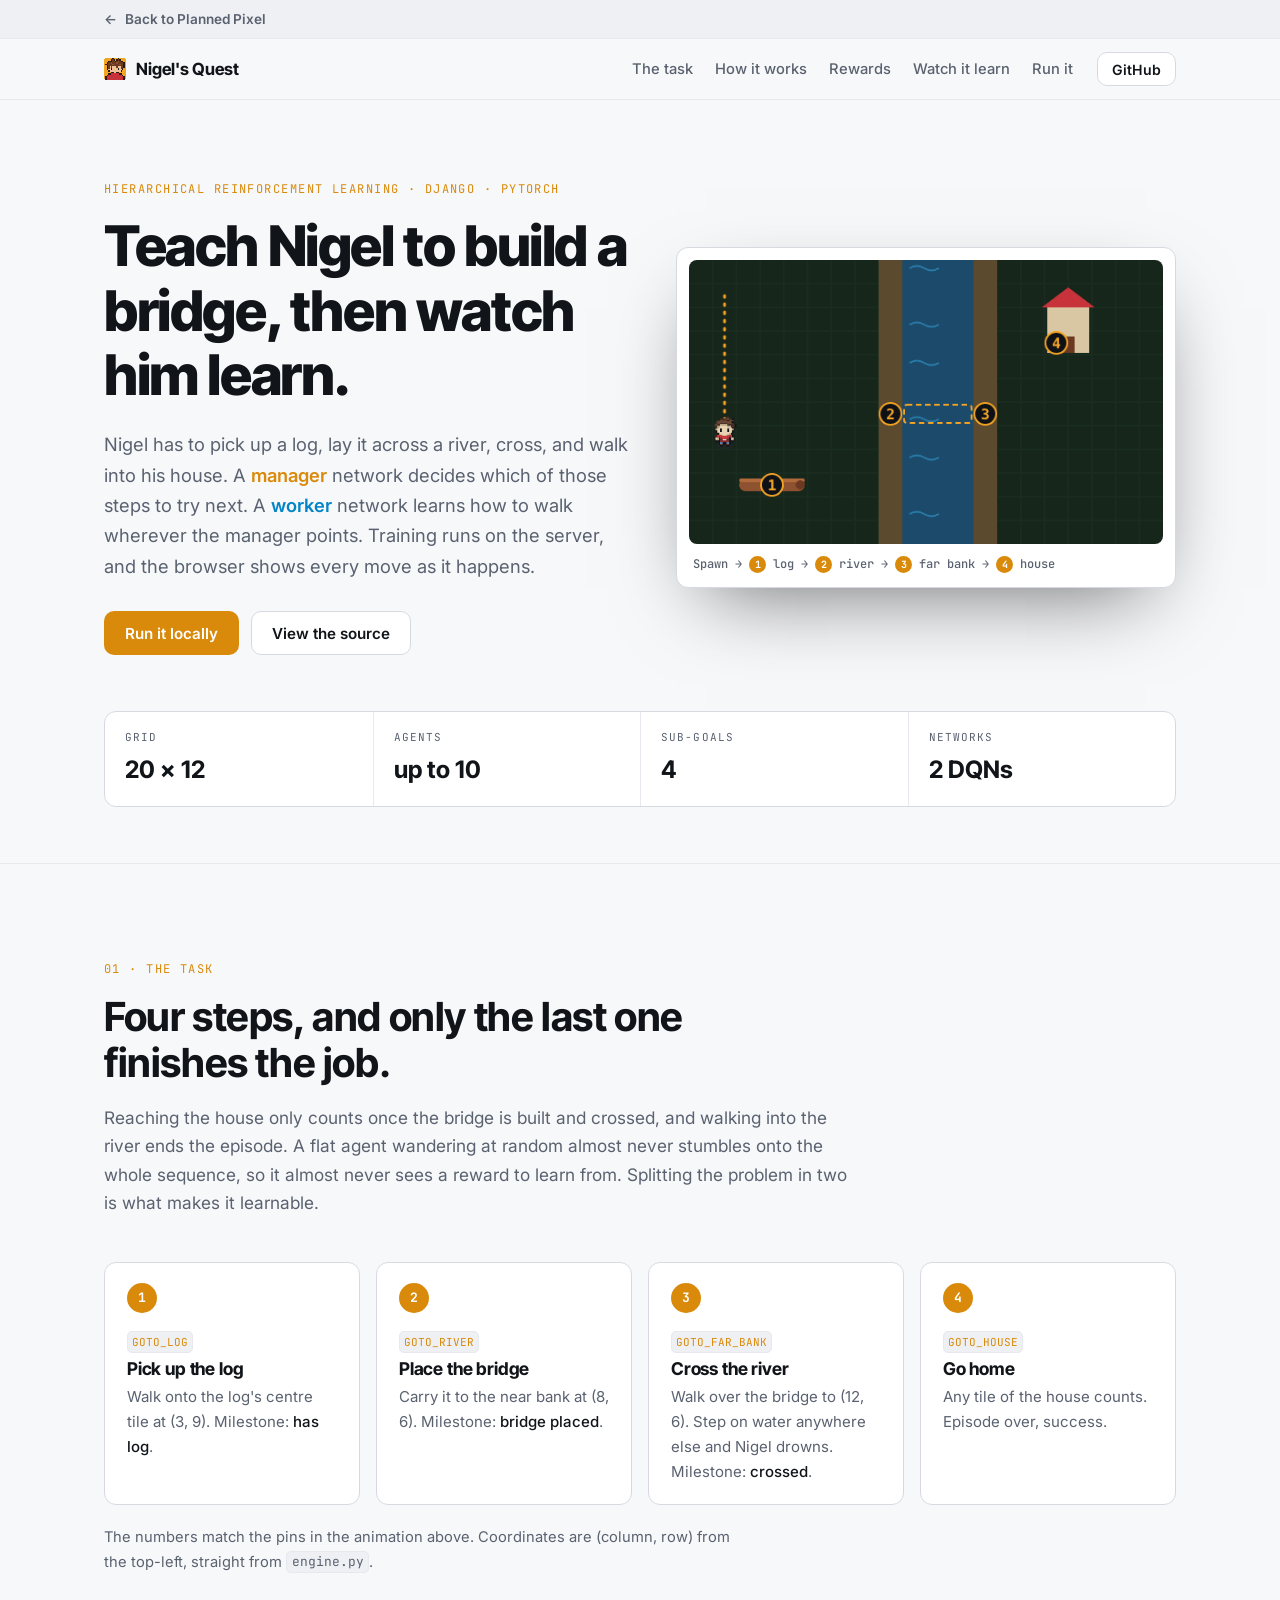
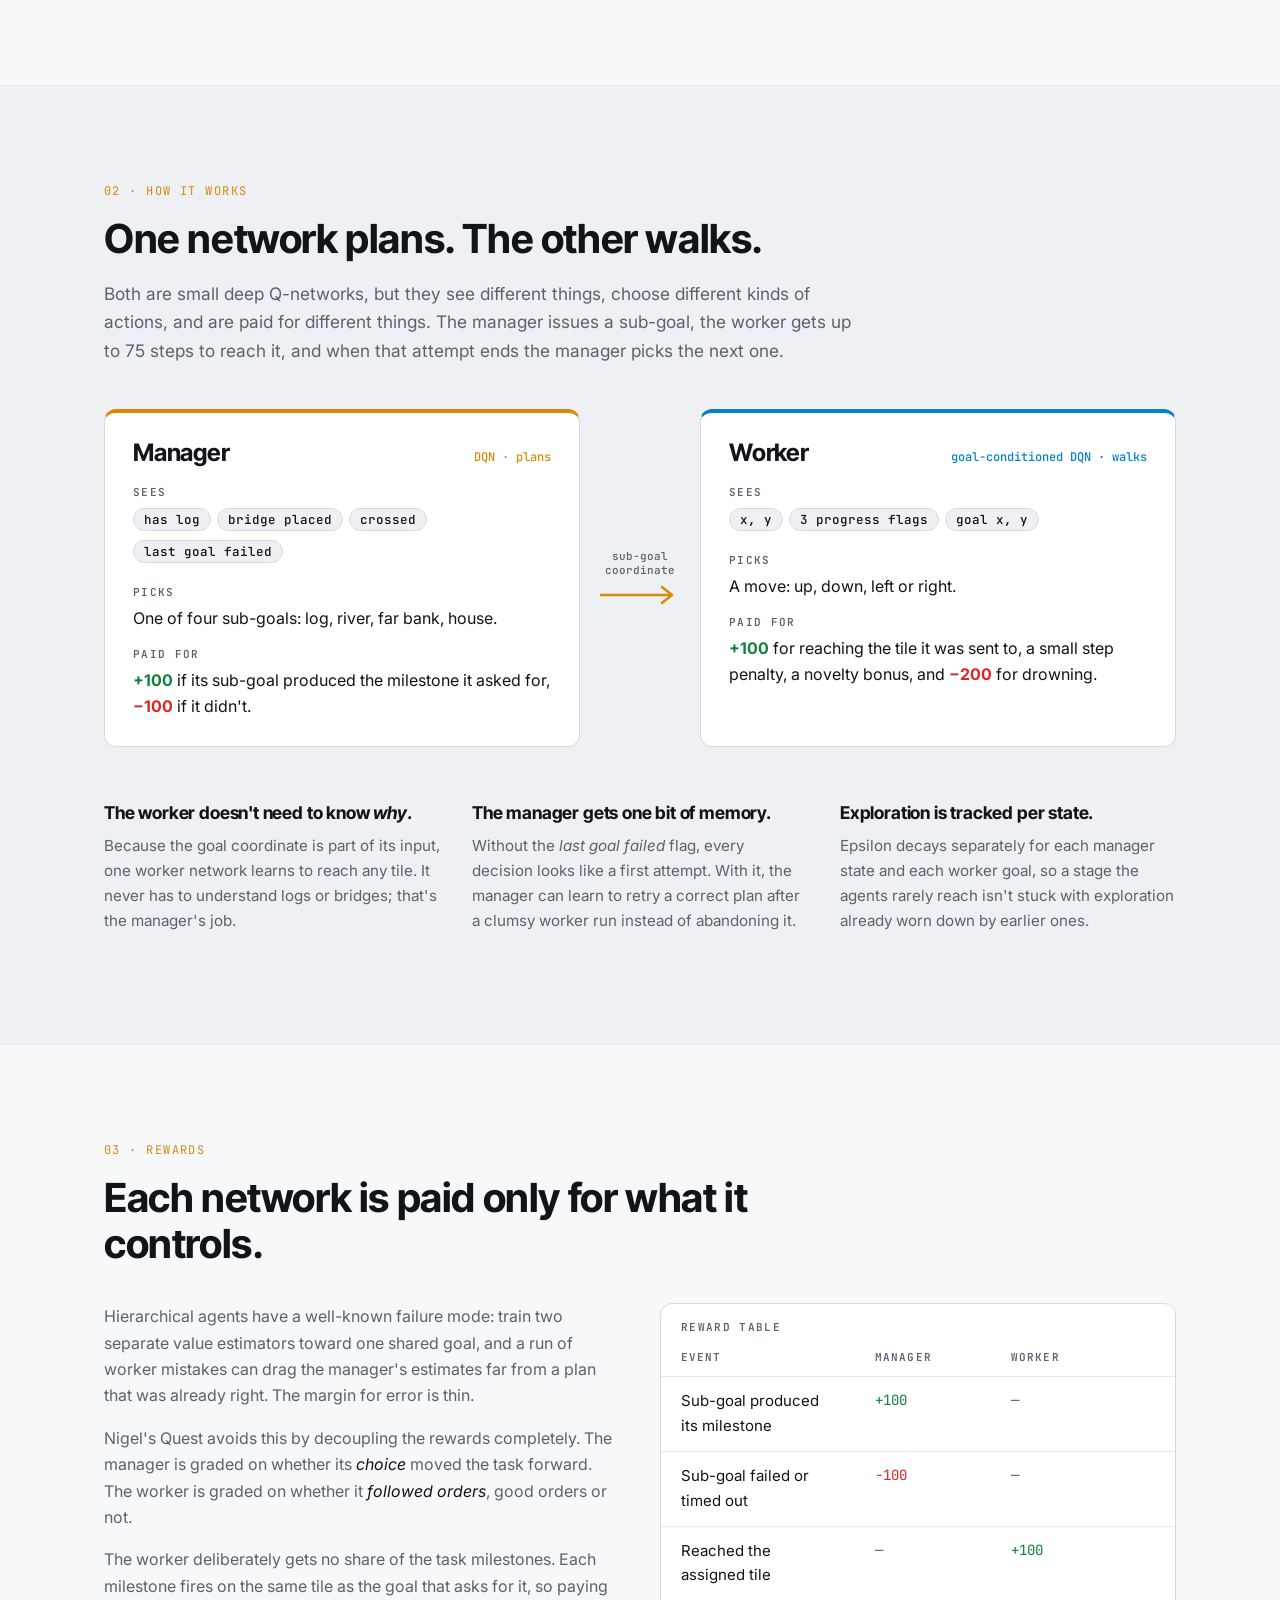
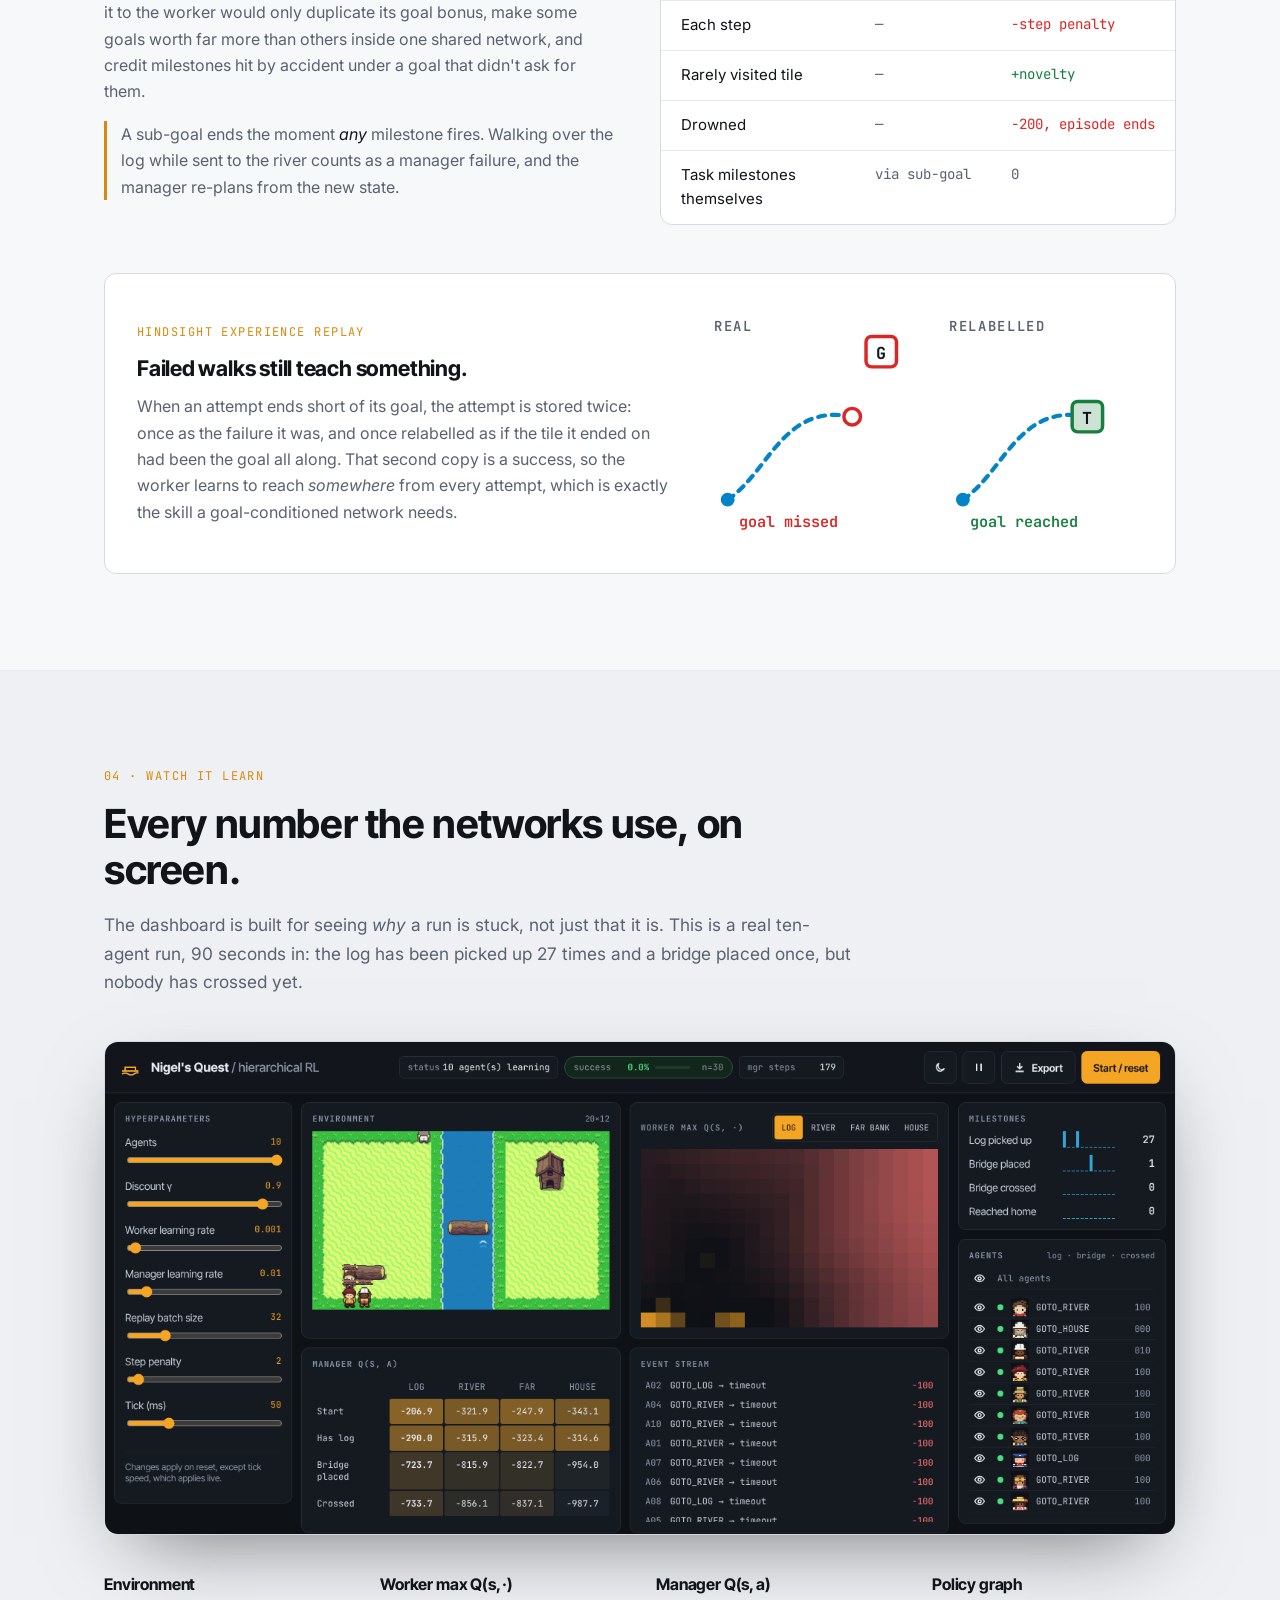
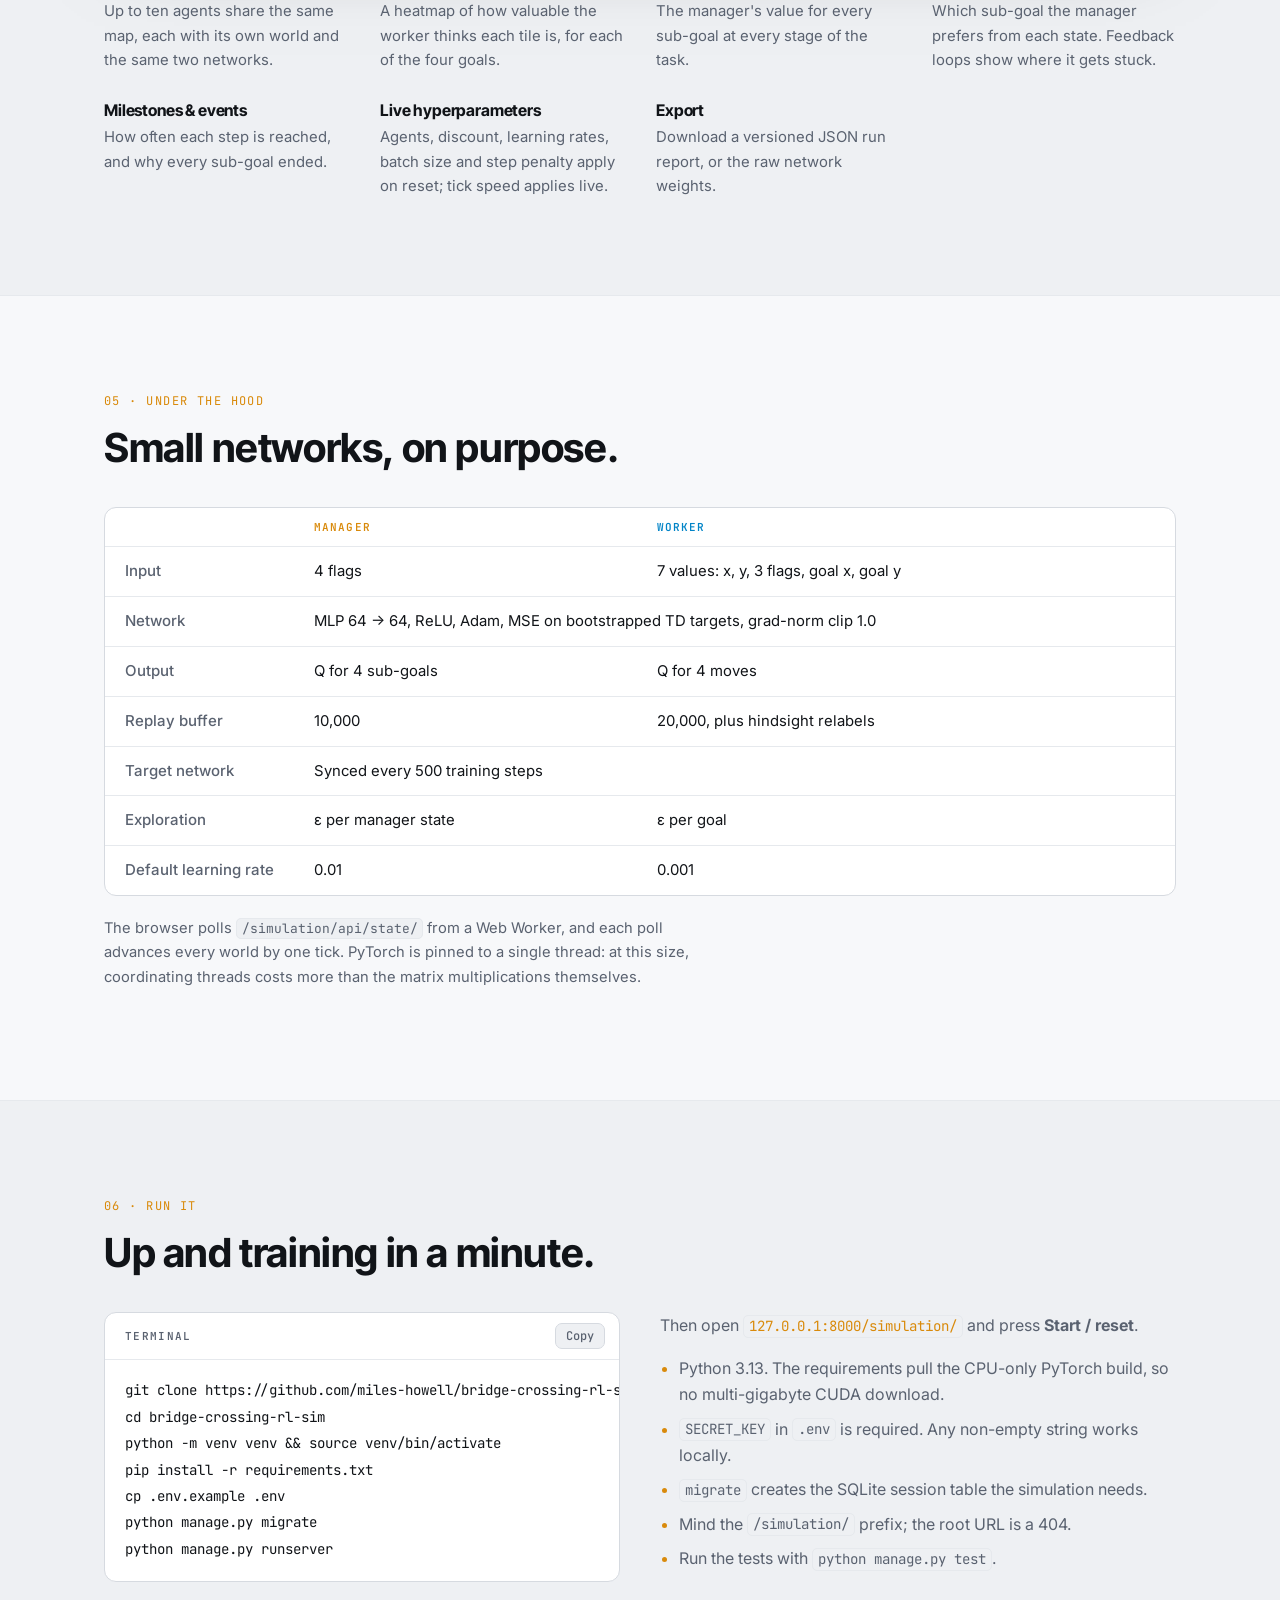
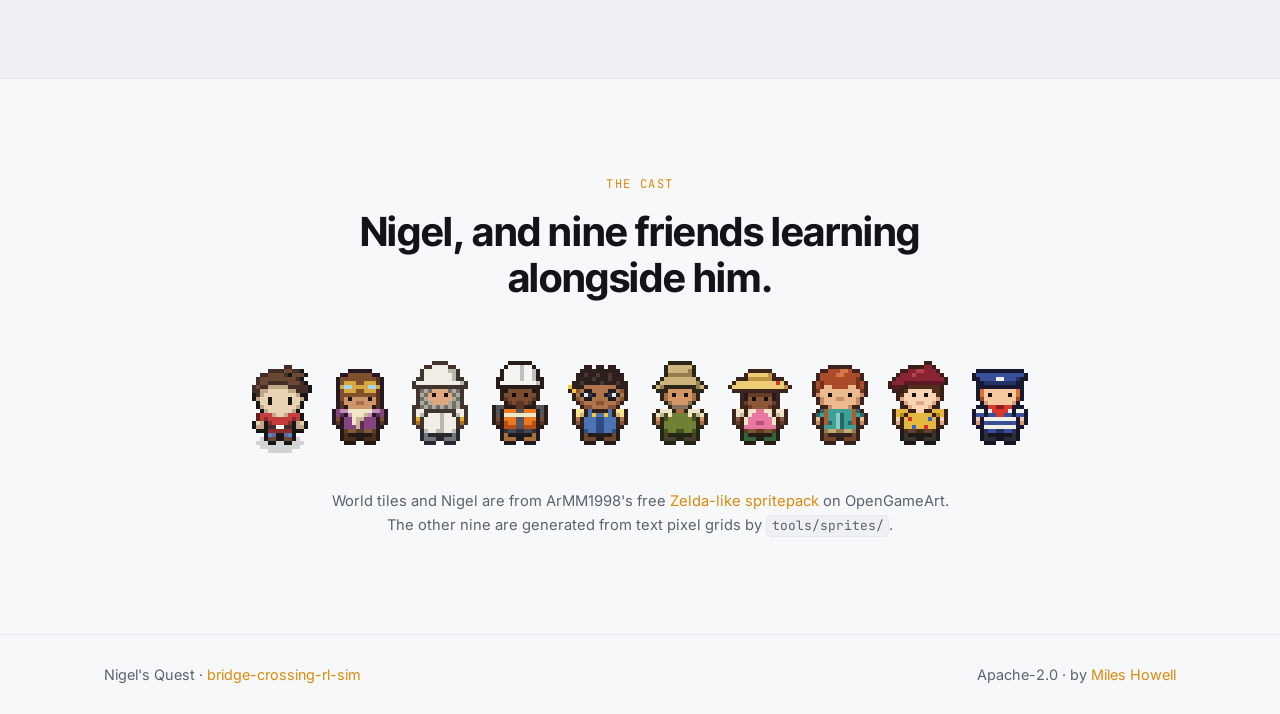
<file: docs/index.html>
<!doctype html>
<html lang="en">
<head>
  <meta charset="utf-8">
  <meta name="viewport" content="width=device-width, initial-scale=1">
  <title>Nigel's Quest · Hierarchical RL you can watch learn</title>
  <meta name="description" content="A Django app that trains a two-level hierarchical reinforcement learning agent to build a bridge, cross a river and get home, and shows every step live in the browser.">
  <meta property="og:title" content="Nigel's Quest">
  <meta property="og:description" content="A manager DQN plans, a goal-conditioned worker DQN walks. Watch them learn to build a bridge and get home.">
  <meta property="og:image" content="https://nigel.plannedpixel.com/assets/app-training.png">
  <meta property="og:type" content="website">
  <link rel="icon" href="assets/favicon.svg" type="image/svg+xml">
  <link rel="preconnect" href="https://fonts.googleapis.com">
  <link rel="preconnect" href="https://fonts.gstatic.com" crossorigin>
  <link href="https://fonts.googleapis.com/css2?family=Inter:wght@400;500;600;700&family=Inter+Tight:wght@600;700;800&family=JetBrains+Mono:wght@400;500;600&display=swap" rel="stylesheet">
  <link rel="stylesheet" href="style.css">
</head>
<body>
  <div class="back-bar">
    <div class="wrap"><a class="back-link" href="https://plannedpixel.com"><span aria-hidden="true">←</span> Back to Planned Pixel</a></div>
  </div>
  <header class="nav">
    <div class="wrap nav-inner">
      <a class="brand" href="#top"><img src="assets/favicon.svg" alt="" width="22" height="22">Nigel's Quest</a>
      <nav class="nav-links" aria-label="Sections">
        <a href="#task">The task</a>
        <a href="#how">How it works</a>
        <a href="#rewards">Rewards</a>
        <a href="#watch">Watch it learn</a>
        <a href="#run">Run it</a>
      </nav>
      <a class="btn btn-ghost btn-sm" href="https://github.com/miles-howell/bridge-crossing-rl-sim">GitHub</a>
    </div>
  </header>

  <main id="top">
    <!-- Hero -->
    <section class="hero">
      <div class="wrap">
        <div class="hero-grid">
          <div class="hero-copy">
            <p class="eyebrow">Hierarchical reinforcement learning · Django · PyTorch</p>
            <h1>Teach Nigel to build a bridge, then watch him learn.</h1>
            <p class="lede">Nigel has to pick up a log, lay it across a river, cross, and walk into his house. A <strong class="c-manager">manager</strong> network decides which of those steps to try next. A <strong class="c-worker">worker</strong> network learns how to walk wherever the manager points. Training runs on the server, and the browser shows every move as it happens.</p>
            <div class="cta">
              <a class="btn btn-primary" href="#run">Run it locally</a>
              <a class="btn btn-ghost" href="https://github.com/miles-howell/bridge-crossing-rl-sim">View the source</a>
            </div>
          </div>
          <figure class="hero-media card">
            <img src="assets/nigel-walk.gif" width="520" height="312" alt="Nigel walks the 20 by 12 grid: he picks up the log at pin 1, lays it across the river at pin 2, crosses to pin 3 and walks into the house at pin 4">
            <figcaption>Spawn → <span>1</span> log → <span>2</span> river → <span>3</span> far bank → <span>4</span> house</figcaption>
          </figure>
        </div>
        <dl class="stats">
          <div><dt>Grid</dt><dd>20 × 12</dd></div>
          <div><dt>Agents</dt><dd>up to 10</dd></div>
          <div><dt>Sub-goals</dt><dd>4</dd></div>
          <div><dt>Networks</dt><dd>2 DQNs</dd></div>
        </dl>
      </div>
    </section>

    <!-- The task -->
    <section id="task" class="section">
      <div class="wrap">
        <p class="eyebrow">01 · The task</p>
        <h2>Four steps, and only the last one finishes the job.</h2>
        <p class="section-lede">Reaching the house only counts once the bridge is built and crossed, and walking into the river ends the episode. A flat agent wandering at random almost never stumbles onto the whole sequence, so it almost never sees a reward to learn from. Splitting the problem in two is what makes it learnable.</p>

          <ol class="steps">
            <li>
              <span class="step-n">1</span>
              <div><code class="goal">GOTO_LOG</code><h3>Pick up the log</h3><p>Walk onto the log's centre tile at (3, 9). Milestone: <em>has log</em>.</p></div>
            </li>
            <li>
              <span class="step-n">2</span>
              <div><code class="goal">GOTO_RIVER</code><h3>Place the bridge</h3><p>Carry it to the near bank at (8, 6). Milestone: <em>bridge placed</em>.</p></div>
            </li>
            <li>
              <span class="step-n">3</span>
              <div><code class="goal">GOTO_FAR_BANK</code><h3>Cross the river</h3><p>Walk over the bridge to (12, 6). Step on water anywhere else and Nigel drowns. Milestone: <em>crossed</em>.</p></div>
            </li>
            <li>
              <span class="step-n">4</span>
              <div><code class="goal">GOTO_HOUSE</code><h3>Go home</h3><p>Any tile of the house counts. Episode over, success.</p></div>
            </li>
          </ol>
        <p class="small">The numbers match the pins in the animation above. Coordinates are (column, row) from the top-left, straight from <code>engine.py</code>.</p>
      </div>
    </section>

    <!-- How it works -->
    <section id="how" class="section alt">
      <div class="wrap">
        <p class="eyebrow">02 · How it works</p>
        <h2>One network plans. The other walks.</h2>
        <p class="section-lede">Both are small deep Q-networks, but they see different things, choose different kinds of actions, and are paid for different things. The manager issues a sub-goal, the worker gets up to 75 steps to reach it, and when that attempt ends the manager picks the next one.</p>

        <div class="arch">
          <article class="card agent manager">
            <header><h3>Manager</h3><span class="tag">DQN · plans</span></header>
            <dl>
              <dt>Sees</dt>
              <dd><span class="chip">has log</span><span class="chip">bridge placed</span><span class="chip">crossed</span><span class="chip">last goal failed</span></dd>
              <dt>Picks</dt>
              <dd>One of four sub-goals: log, river, far bank, house.</dd>
              <dt>Paid for</dt>
              <dd><b class="pos">+100</b> if its sub-goal produced the milestone it asked for, <b class="neg">−100</b> if it didn't.</dd>
            </dl>
          </article>

          <div class="arrow" aria-hidden="true">
            <span>sub-goal<br>coordinate</span>
            <svg viewBox="0 0 80 24"><path d="M0 12H70M62 4l10 8-10 8"/></svg>
          </div>

          <article class="card agent worker">
            <header><h3>Worker</h3><span class="tag">goal-conditioned DQN · walks</span></header>
            <dl>
              <dt>Sees</dt>
              <dd><span class="chip">x, y</span><span class="chip">3 progress flags</span><span class="chip">goal x, y</span></dd>
              <dt>Picks</dt>
              <dd>A move: up, down, left or right.</dd>
              <dt>Paid for</dt>
              <dd><b class="pos">+100</b> for reaching the tile it was sent to, a small step penalty, a novelty bonus, and <b class="neg">−200</b> for drowning.</dd>
            </dl>
          </article>
        </div>

        <div class="cols3">
          <div>
            <h3>The worker doesn't need to know <em>why</em>.</h3>
            <p>Because the goal coordinate is part of its input, one worker network learns to reach any tile. It never has to understand logs or bridges; that's the manager's job.</p>
          </div>
          <div>
            <h3>The manager gets one bit of memory.</h3>
            <p>Without the <em>last goal failed</em> flag, every decision looks like a first attempt. With it, the manager can learn to retry a correct plan after a clumsy worker run instead of abandoning it.</p>
          </div>
          <div>
            <h3>Exploration is tracked per state.</h3>
            <p>Epsilon decays separately for each manager state and each worker goal, so a stage the agents rarely reach isn't stuck with exploration already worn down by earlier ones.</p>
          </div>
        </div>
      </div>
    </section>

    <!-- Rewards -->
    <section id="rewards" class="section">
      <div class="wrap">
        <p class="eyebrow">03 · Rewards</p>
        <h2>Each network is paid only for what it controls.</h2>
        <div class="split">
          <div class="prose">
            <p>Hierarchical agents have a well-known failure mode: train two separate value estimators toward one shared goal, and a run of worker mistakes can drag the manager's estimates far from a plan that was already right. The margin for error is thin.</p>
            <p>Nigel's Quest avoids this by decoupling the rewards completely. The manager is graded on whether its <em>choice</em> moved the task forward. The worker is graded on whether it <em>followed orders</em>, good orders or not.</p>
            <p>The worker deliberately gets no share of the task milestones. Each milestone fires on the same tile as the goal that asks for it, so paying it to the worker would only duplicate its goal bonus, make some goals worth far more than others inside one shared network, and credit milestones hit by accident under a goal that didn't ask for them.</p>
            <p class="note">A sub-goal ends the moment <em>any</em> milestone fires. Walking over the log while sent to the river counts as a manager failure, and the manager re-plans from the new state.</p>
          </div>
          <div class="card table-card">
            <table>
              <caption>Reward table</caption>
              <thead><tr><th>Event</th><th>Manager</th><th>Worker</th></tr></thead>
              <tbody>
                <tr><td>Sub-goal produced its milestone</td><td class="pos">+100</td><td class="dim">—</td></tr>
                <tr><td>Sub-goal failed or timed out</td><td class="neg">−100</td><td class="dim">—</td></tr>
                <tr><td>Reached the assigned tile</td><td class="dim">—</td><td class="pos">+100</td></tr>
                <tr><td>Each step</td><td class="dim">—</td><td class="neg">−step penalty</td></tr>
                <tr><td>Rarely visited tile</td><td class="dim">—</td><td class="pos">+novelty</td></tr>
                <tr><td>Drowned</td><td class="dim">—</td><td class="neg">−200, episode ends</td></tr>
                <tr><td>Task milestones themselves</td><td class="dim">via sub-goal</td><td class="dim">0</td></tr>
              </tbody>
            </table>
          </div>
        </div>

        <div class="her card">
          <div class="her-text">
            <p class="eyebrow">Hindsight experience replay</p>
            <h3>Failed walks still teach something.</h3>
            <p>When an attempt ends short of its goal, the attempt is stored twice: once as the failure it was, and once relabelled as if the tile it ended on had been the goal all along. That second copy is a success, so the worker learns to reach <em>somewhere</em> from every attempt, which is exactly the skill a goal-conditioned network needs.</p>
          </div>
          <svg class="her-fig" viewBox="0 0 320 170" role="img" aria-labelledby="her-title">
            <title id="her-title">A failed path toward goal G ends at tile T, and is replayed as a successful path to T</title>
            <g class="her-panel">
              <text x="10" y="18" class="her-cap">real</text>
              <path d="M20 140 C 50 120, 60 70, 110 80" class="her-path"/>
              <circle cx="20" cy="140" r="5" class="her-start"/>
              <circle cx="110" cy="80" r="6" class="her-end"/>
              <rect x="120" y="22" width="22" height="22" rx="4" class="her-goal"/><text x="131" y="38" class="her-glyph">G</text>
              <text x="64" y="160" class="her-out neg">goal missed</text>
            </g>
            <g class="her-panel" transform="translate(170 0)">
              <text x="10" y="18" class="her-cap">relabelled</text>
              <path d="M20 140 C 50 120, 60 70, 110 80" class="her-path"/>
              <circle cx="20" cy="140" r="5" class="her-start"/>
              <rect x="99" y="69" width="22" height="22" rx="4" class="her-goal ok"/><text x="110" y="85" class="her-glyph">T</text>
              <text x="64" y="160" class="her-out pos">goal reached</text>
            </g>
          </svg>
        </div>
      </div>
    </section>

    <!-- Watch it learn -->
    <section id="watch" class="section alt">
      <div class="wrap">
        <p class="eyebrow">04 · Watch it learn</p>
        <h2>Every number the networks use, on screen.</h2>
        <p class="section-lede">The dashboard is built for seeing <em>why</em> a run is stuck, not just that it is. This is a real ten-agent run, 90 seconds in: the log has been picked up 27 times and a bridge placed once, but nobody has crossed yet.</p>
        <figure class="shot">
          <img src="assets/app-training.png" width="1440" height="662" loading="lazy" alt="The app 90 seconds into a 10-agent run: hyperparameter sliders, the grid world with agents near the log, the worker's Q-value heatmap, the manager's Q-table, the event stream and milestone counters">
        </figure>
        <ul class="features">
          <li><h3>Environment</h3><p>Up to ten agents share the same map, each with its own world and the same two networks.</p></li>
          <li><h3>Worker max Q(s, ·)</h3><p>A heatmap of how valuable the worker thinks each tile is, for each of the four goals.</p></li>
          <li><h3>Manager Q(s, a)</h3><p>The manager's value for every sub-goal at every stage of the task.</p></li>
          <li><h3>Policy graph</h3><p>Which sub-goal the manager prefers from each state. Feedback loops show where it gets stuck.</p></li>
          <li><h3>Milestones &amp; events</h3><p>How often each step is reached, and why every sub-goal ended.</p></li>
          <li><h3>Live hyperparameters</h3><p>Agents, discount, learning rates, batch size and step penalty apply on reset; tick speed applies live.</p></li>
          <li><h3>Export</h3><p>Download a versioned JSON run report, or the raw network weights.</p></li>
        </ul>
      </div>
    </section>

    <!-- Under the hood -->
    <section class="section">
      <div class="wrap">
        <p class="eyebrow">05 · Under the hood</p>
        <h2>Small networks, on purpose.</h2>
        <div class="specs card">
          <table>
            <thead><tr><th></th><th class="c-manager">Manager</th><th class="c-worker">Worker</th></tr></thead>
            <tbody>
              <tr><th>Input</th><td>4 flags</td><td>7 values: x, y, 3 flags, goal x, goal y</td></tr>
              <tr><th>Network</th><td colspan="2">MLP 64 → 64, ReLU, Adam, MSE on bootstrapped TD targets, grad-norm clip 1.0</td></tr>
              <tr><th>Output</th><td>Q for 4 sub-goals</td><td>Q for 4 moves</td></tr>
              <tr><th>Replay buffer</th><td>10,000</td><td>20,000, plus hindsight relabels</td></tr>
              <tr><th>Target network</th><td colspan="2">Synced every 500 training steps</td></tr>
              <tr><th>Exploration</th><td>ε per manager state</td><td>ε per goal</td></tr>
              <tr><th>Default learning rate</th><td>0.01</td><td>0.001</td></tr>
            </tbody>
          </table>
        </div>
        <p class="small">The browser polls <code>/simulation/api/state/</code> from a Web Worker, and each poll advances every world by one tick. PyTorch is pinned to a single thread: at this size, coordinating threads costs more than the matrix multiplications themselves.</p>
      </div>
    </section>

    <!-- Run it -->
    <section id="run" class="section alt">
      <div class="wrap">
        <p class="eyebrow">06 · Run it</p>
        <h2>Up and training in a minute.</h2>
        <div class="split">
          <div class="code card">
            <div class="code-bar"><span>Terminal</span><button class="copy" type="button" data-copy="run-cmds">Copy</button></div>
<pre id="run-cmds"><code>git clone https://github.com/miles-howell/bridge-crossing-rl-sim.git
cd bridge-crossing-rl-sim
python -m venv venv &amp;&amp; source venv/bin/activate
pip install -r requirements.txt
cp .env.example .env
python manage.py migrate
python manage.py runserver</code></pre>
          </div>
          <div class="prose">
            <p>Then open <a href="http://127.0.0.1:8000/simulation/"><code>127.0.0.1:8000/simulation/</code></a> and press <b>Start / reset</b>.</p>
            <ul class="checks">
              <li>Python 3.13. The requirements pull the CPU-only PyTorch build, so no multi-gigabyte CUDA download.</li>
              <li><code>SECRET_KEY</code> in <code>.env</code> is required. Any non-empty string works locally.</li>
              <li><code>migrate</code> creates the SQLite session table the simulation needs.</li>
              <li>Mind the <code>/simulation/</code> prefix; the root URL is a 404.</li>
              <li>Run the tests with <code>python manage.py test</code>.</li>
            </ul>
          </div>
        </div>
      </div>
    </section>

    <!-- Cast -->
    <section class="section cast-section">
      <div class="wrap">
        <p class="eyebrow">The cast</p>
        <h2>Nigel, and nine friends learning alongside him.</h2>
        <img class="cast" src="assets/cast.png" width="784" height="128" loading="lazy" alt="Ten pixel-art characters: Nigel, then an aviator, beekeeper, builder, engineer, fisher, gardener, hiker, painter and sailor">
        <p class="small">World tiles and Nigel are from ArMM1998's free <a href="https://opengameart.org/content/zelda-like-tilesets-and-sprites">Zelda-like spritepack</a> on OpenGameArt. The other nine are generated from text pixel grids by <code>tools/sprites/</code>.</p>
      </div>
    </section>
  </main>

  <footer class="footer">
    <div class="wrap footer-inner">
      <span>Nigel's Quest · <a href="https://github.com/miles-howell/bridge-crossing-rl-sim">bridge-crossing-rl-sim</a></span>
      <span>Apache-2.0 · by <a href="https://github.com/miles-howell">Miles Howell</a></span>
    </div>
  </footer>

  <script>
    document.querySelectorAll('[data-copy]').forEach(function (btn) {
      btn.addEventListener('click', function () {
        var text = document.getElementById(btn.dataset.copy).innerText;
        navigator.clipboard.writeText(text).then(function () {
          btn.textContent = 'Copied';
          setTimeout(function () { btn.textContent = 'Copy'; }, 1500);
        });
      });
    });
  </script>
</body>
</html>
</file>
<file: docs/style.css>
/* Palette mirrors the app's tokens in simulation/templates/simulation/index.html. */
:root {
  --bg: #0e1116;
  --bg-alt: #12161c;
  --surface: #151a21;
  --border: #262d38;
  --rule: #1d232c;
  --text: #e6eaf0;
  --muted: #8b95a5;
  --accent: #f5a524;
  --accent-fg: #0e1116;
  --worker: #38bdf8;
  --pos: #4ade80;
  --neg: #f87171;
  --grass: #1c2a1c;
  --bank: #2b3a24;
  --water: #1d4f7a;
  --gridline: rgba(255, 255, 255, 0.05);
  --log: #a0703c;
  --house: #6b4a2f;
  --font-sans: "Inter", system-ui, -apple-system, "Segoe UI", sans-serif;
  --font-head: "Inter Tight", "Inter", system-ui, sans-serif;
  --font-mono: "JetBrains Mono", ui-monospace, SFMono-Regular, Menlo, monospace;
  --radius: 12px;
  color-scheme: dark;
}

@media (prefers-color-scheme: light) {
  :root {
    --bg: #f7f8fa;
    --bg-alt: #eef0f3;
    --surface: #ffffff;
    --border: #d6dae0;
    --rule: #e6e9ed;
    --text: #111418;
    --muted: #5a6270;
    --accent: #d98a0b;
    --accent-fg: #ffffff;
    --worker: #0284c7;
    --pos: #15803d;
    --neg: #dc2626;
    --grass: #d9ebc9;
    --bank: #c3dcae;
    --water: #7cb8e6;
    --gridline: rgba(0, 0, 0, 0.06);
    --log: #9a6430;
    --house: #8a6040;
    color-scheme: light;
  }
}

*, *::before, *::after { box-sizing: border-box; }
html { scroll-behavior: smooth; scroll-padding-top: 72px; }
body {
  margin: 0;
  background: var(--bg);
  color: var(--text);
  font: 16px/1.65 var(--font-sans);
  -webkit-font-smoothing: antialiased;
}
img, svg { max-width: 100%; display: block; }
a { color: var(--accent); text-decoration: none; }
a:hover { text-decoration: underline; }
code {
  font-family: var(--font-mono);
  font-size: 0.88em;
  background: var(--bg-alt);
  border: 1px solid var(--rule);
  padding: 0.1em 0.35em;
  border-radius: 5px;
}
h1, h2, h3 { font-family: var(--font-head); line-height: 1.15; margin: 0; letter-spacing: -0.01em; }
h1 { font-size: clamp(2.2rem, 5.5vw, 3.8rem); font-weight: 800; letter-spacing: -0.025em; max-width: 18ch; }
h2 { font-size: clamp(1.7rem, 3.6vw, 2.5rem); font-weight: 700; max-width: 26ch; }
h3 { font-size: 1.1rem; font-weight: 700; }
p { margin: 0 0 1em; }

.wrap { max-width: 1120px; margin: 0 auto; padding: 0 24px; }
.c-manager { color: var(--accent); }
.c-worker { color: var(--worker); }
.pos { color: var(--pos); }
.neg { color: var(--neg); }
.dim { color: var(--muted); }
.small { color: var(--muted); font-size: 0.92rem; max-width: 70ch; margin-top: 20px; }

.eyebrow {
  font-family: var(--font-mono);
  font-size: 12px;
  letter-spacing: 0.12em;
  text-transform: uppercase;
  color: var(--accent);
  margin: 0 0 14px;
}

.card {
  background: var(--surface);
  border: 1px solid var(--border);
  border-radius: var(--radius);
}

/* Nav */
.nav {
  position: sticky; top: 0; z-index: 10;
  background: color-mix(in srgb, var(--bg) 85%, transparent);
  backdrop-filter: blur(10px);
  border-bottom: 1px solid var(--rule);
}
.nav-inner { display: flex; align-items: center; gap: 24px; height: 60px; }
.brand { display: flex; align-items: center; gap: 10px; color: var(--text); font-family: var(--font-head); font-weight: 700; font-size: 1.05rem; }
.brand:hover { text-decoration: none; }
.nav-links { display: flex; gap: 22px; margin-left: auto; }
.nav-links a { color: var(--muted); font-size: 0.92rem; font-weight: 500; }
.nav-links a:hover { color: var(--text); text-decoration: none; }

/* Back link to the parent site */
.back-bar { background: var(--bg-alt); border-bottom: 1px solid var(--rule); }
.back-link {
  display: inline-flex; align-items: center; gap: 8px;
  padding: 8px 0; color: var(--muted);
  font-size: 0.85rem; font-weight: 600;
}
.back-link:hover { color: var(--accent); text-decoration: none; }

/* Buttons */
.btn {
  display: inline-flex; align-items: center; justify-content: center;
  height: 44px; padding: 0 20px;
  border-radius: 10px; border: 1px solid transparent;
  font-weight: 600; font-size: 0.95rem;
}
.btn:hover { text-decoration: none; }
.btn-sm { height: 34px; padding: 0 14px; font-size: 0.88rem; }
.btn-primary { background: var(--accent); color: var(--accent-fg); }
.btn-primary:hover { filter: brightness(1.08); }
.btn-ghost { border-color: var(--border); color: var(--text); background: var(--surface); }
.btn-ghost:hover { border-color: var(--muted); }

/* Hero */
.hero { padding: 80px 0 56px; }
.lede { font-size: 1.15rem; color: var(--muted); max-width: 62ch; margin: 22px 0 30px; }
.lede strong { font-weight: 600; }
.cta { display: flex; gap: 12px; flex-wrap: wrap; }
.hero-grid { display: grid; grid-template-columns: 1.05fr 1fr; gap: 48px; align-items: center; }
.hero-grid h1 { font-size: clamp(2.2rem, 4.6vw, 3.5rem); }
.hero-grid .lede { margin-bottom: 30px; }
.hero-media {
  margin: 0; padding: 12px;
  box-shadow: 0 30px 80px -30px rgba(0, 0, 0, 0.6);
}
.hero-media img { width: 100%; height: auto; border-radius: 8px; }
.hero-media figcaption { font: 500 12px var(--font-mono); color: var(--muted); margin: 12px 4px 2px; }
.hero-media figcaption span {
  display: inline-grid; place-items: center; width: 17px; height: 17px; border-radius: 50%;
  background: var(--accent); color: var(--accent-fg); font-size: 10px; font-weight: 700;
}
.stats {
  display: grid; grid-template-columns: repeat(4, 1fr);
  margin: 56px 0 0; border: 1px solid var(--border); border-radius: var(--radius);
  background: var(--surface);
}
.stats div { padding: 16px 20px; border-left: 1px solid var(--rule); }
.stats div:first-child { border-left: 0; }
.stats dt { font-family: var(--font-mono); font-size: 11px; letter-spacing: 0.1em; text-transform: uppercase; color: var(--muted); }
.stats dd { margin: 4px 0 0; font-family: var(--font-head); font-size: 1.5rem; font-weight: 700; }

/* Sections */
.section { padding: 96px 0; border-top: 1px solid var(--rule); }
.section.alt { background: var(--bg-alt); }
.section-lede { color: var(--muted); font-size: 1.08rem; max-width: 68ch; margin: 18px 0 44px; }

/* Task */
.steps { list-style: none; margin: 0; padding: 0; display: grid; grid-template-columns: repeat(4, 1fr); gap: 16px; }
.steps li {
  display: flex; flex-direction: column; gap: 14px; padding: 20px 22px;
  background: var(--surface); border: 1px solid var(--border); border-radius: var(--radius);
}
.steps p { color: var(--muted); font-size: 0.94rem; margin: 6px 0 0; }
.steps em { color: var(--text); font-style: normal; font-weight: 500; }
.step-n {
  flex: none; width: 30px; height: 30px; border-radius: 50%;
  display: grid; place-items: center;
  background: var(--accent); color: var(--accent-fg);
  font: 700 13px var(--font-mono);
}
.goal { display: inline-block; font-size: 11px; color: var(--accent); margin-bottom: 6px; }

/* Architecture */
.arch { display: grid; grid-template-columns: 1fr auto 1fr; gap: 20px; align-items: stretch; }
.arrow { align-self: center; }
.agent { padding: 26px 28px; border-top: 4px solid var(--accent); }
.agent.worker { border-top-color: var(--worker); }
.agent header { display: flex; align-items: baseline; justify-content: space-between; gap: 12px; margin-bottom: 18px; }
.agent h3 { font-size: 1.5rem; }
.tag { font: 500 12px var(--font-mono); color: var(--accent); }
.worker .tag { color: var(--worker); }
.agent dl { margin: 0; }
.agent dt { font: 600 11px var(--font-mono); letter-spacing: 0.12em; text-transform: uppercase; color: var(--muted); margin-top: 16px; }
.agent dt:first-child { margin-top: 0; }
.agent dd { margin: 6px 0 0; }
.chip {
  display: inline-block; margin: 0 6px 6px 0; padding: 2px 10px;
  border: 1px solid var(--border); border-radius: 999px;
  font: 500 12.5px var(--font-mono); background: var(--bg-alt);
}
.arrow { display: flex; flex-direction: column; align-items: center; gap: 6px; color: var(--accent); }
.arrow span { font: 500 11px/1.3 var(--font-mono); text-align: center; color: var(--muted); }
.arrow svg { width: 80px; fill: none; stroke: var(--accent); stroke-width: 2.5; stroke-linecap: round; stroke-linejoin: round; }

.cols3 { display: grid; grid-template-columns: repeat(3, 1fr); gap: 32px; margin-top: 56px; }
.cols3 h3 { margin-bottom: 10px; }
.cols3 p { color: var(--muted); font-size: 0.95rem; }

/* Rewards */
.split { display: grid; grid-template-columns: 1fr 1fr; gap: 40px; align-items: start; margin-top: 36px; }
.prose p { color: var(--muted); }
.prose em { color: var(--text); }
.note { border-left: 3px solid var(--accent); padding-left: 14px; }
.table-card { overflow: hidden; }
table { width: 100%; border-collapse: collapse; font-size: 0.94rem; }
caption { text-align: left; padding: 16px 20px 4px; font: 600 11px var(--font-mono); letter-spacing: 0.12em; text-transform: uppercase; color: var(--muted); }
th, td { padding: 12px 20px; text-align: left; border-bottom: 1px solid var(--rule); vertical-align: top; }
tbody tr:last-child > * { border-bottom: 0; }
thead th { font: 600 11px var(--font-mono); letter-spacing: 0.1em; text-transform: uppercase; color: var(--muted); }
td.pos, td.neg, td.dim { font-family: var(--font-mono); font-size: 0.88rem; white-space: nowrap; }

.her { display: grid; grid-template-columns: 1.2fr 1fr; gap: 32px; align-items: center; padding: 32px; margin-top: 48px; }
.her h3 { font-size: 1.35rem; margin-bottom: 12px; }
.her p:last-child { color: var(--muted); margin: 0; }
.her-fig { width: 100%; height: auto; }
.her-cap { fill: var(--muted); font: 600 10px var(--font-mono); letter-spacing: 0.12em; text-transform: uppercase; }
.her-path { fill: none; stroke: var(--worker); stroke-width: 3; stroke-dasharray: 5 5; stroke-linecap: round; }
.her-start { fill: var(--worker); }
.her-end { fill: var(--surface); stroke: var(--neg); stroke-width: 2.5; }
.her-goal { fill: none; stroke: var(--neg); stroke-width: 2.5; }
.her-goal.ok { stroke: var(--pos); fill: color-mix(in srgb, var(--pos) 22%, var(--surface)); }
.her-glyph { fill: var(--text); font: 700 12px var(--font-mono); text-anchor: middle; }
.her-out { font: 600 11px var(--font-mono); text-anchor: middle; }
.her-out.pos { fill: var(--pos); }
.her-out.neg { fill: var(--neg); }

/* Watch */
.shot { margin: 0; border-radius: 14px; overflow: hidden; border: 1px solid var(--border); box-shadow: 0 30px 80px -30px rgba(0, 0, 0, 0.55); }
.shot img { width: 100%; height: auto; }
.features { list-style: none; padding: 0; margin: 40px 0 0; display: grid; grid-template-columns: repeat(auto-fill, minmax(240px, 1fr)); gap: 28px 32px; }
.features h3 { font-size: 1rem; margin-bottom: 6px; }
.features p { color: var(--muted); font-size: 0.93rem; margin: 0; }

/* Specs */
.specs { overflow-x: auto; margin-top: 36px; }
.specs tbody th { color: var(--muted); font-weight: 500; white-space: nowrap; width: 1%; }
.specs td { font-size: 0.93rem; }

/* Run */
.code { overflow: hidden; }
.code-bar {
  display: flex; align-items: center; justify-content: space-between;
  padding: 10px 14px 10px 20px; border-bottom: 1px solid var(--rule);
  font: 600 11px var(--font-mono); letter-spacing: 0.12em; text-transform: uppercase; color: var(--muted);
}
.code pre { margin: 0; padding: 18px 20px; overflow-x: auto; }
.code code { background: none; border: 0; padding: 0; font-size: 0.88rem; line-height: 1.8; }
.copy {
  font: 500 12px var(--font-mono); color: var(--muted);
  background: var(--bg-alt); border: 1px solid var(--border); border-radius: 7px;
  padding: 4px 10px; cursor: pointer;
}
.copy:hover { color: var(--text); }
.checks { padding-left: 1.2em; margin: 0; color: var(--muted); }
.checks li { margin-bottom: 8px; }
.checks li::marker { color: var(--accent); }

/* Cast */
.cast-section { text-align: center; }
.cast-section h2 { margin: 0 auto; }
.cast { margin: 40px auto 8px; image-rendering: pixelated; width: 100%; max-width: 784px; height: auto; }
.cast-section .small { margin: 20px auto 0; }

/* Footer */
.footer { border-top: 1px solid var(--rule); padding: 28px 0; color: var(--muted); font-size: 0.9rem; }
.footer-inner { display: flex; justify-content: space-between; gap: 16px; flex-wrap: wrap; }

@media (max-width: 900px) {
  .hero-grid, .split, .her, .cols3 { grid-template-columns: 1fr; }
  .steps { grid-template-columns: repeat(2, 1fr); }
  .arch { grid-template-columns: 1fr; }
  .arrow { flex-direction: row; gap: 12px; }
  .arrow svg { width: 24px; transform: rotate(90deg); }
  .nav-links { display: none; }
  .nav-inner > .btn { margin-left: auto; }
}
@media (max-width: 600px) {
  .wrap { padding: 0 16px; }
  .hero { padding: 48px 0 40px; }
  .section { padding: 64px 0; }
  .stats { grid-template-columns: repeat(2, 1fr); }
  .steps { grid-template-columns: 1fr; }
  .stats div:nth-child(3) { border-left: 0; }
  .stats div:nth-child(n+3) { border-top: 1px solid var(--rule); }
  .her { padding: 22px; }
  th, td { padding: 10px 14px; }
  td.pos, td.neg, td.dim { white-space: normal; }
}
@media (prefers-reduced-motion: reduce) {
  html { scroll-behavior: auto; }
}
</file>
